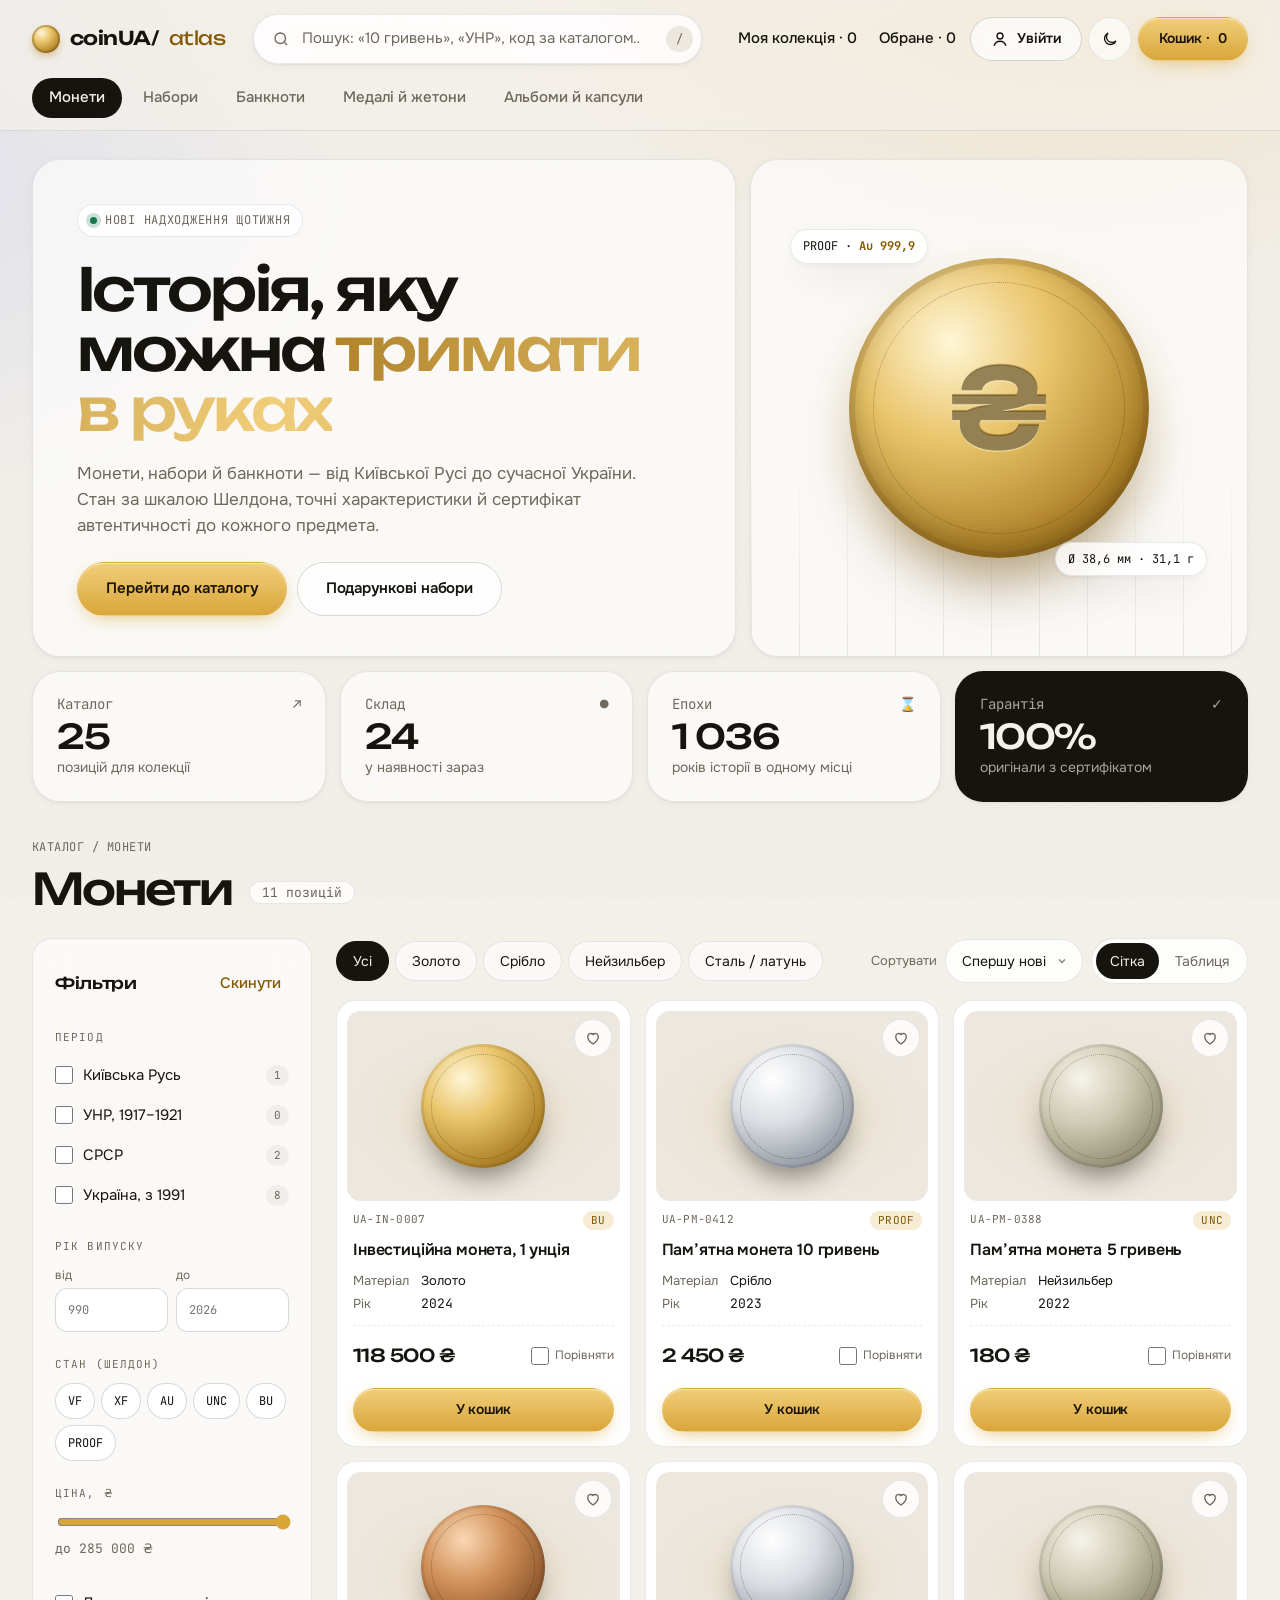
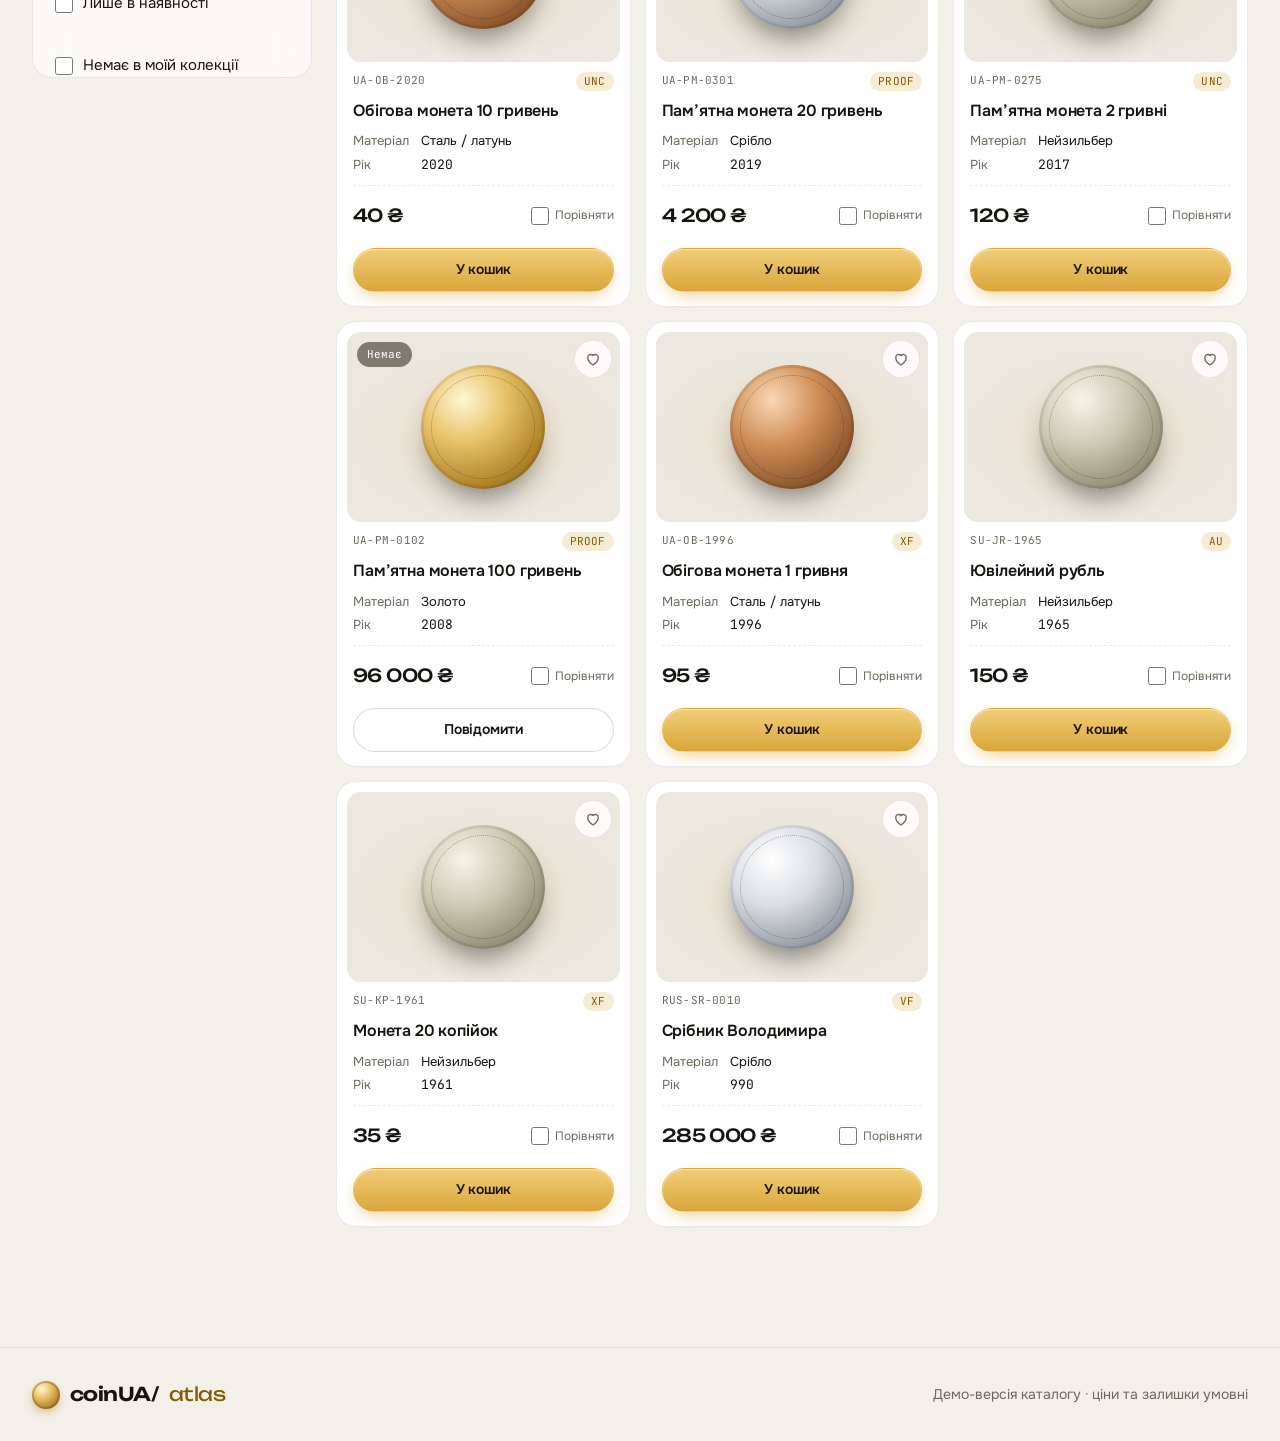
<file: index.html>
<!doctype html>
<html lang="uk">
<head>
  <meta charset="utf-8">
  <meta name="viewport" content="width=device-width, initial-scale=1">
  <title>CoinUA — каталог монет, наборів і банкнот</title>
  <meta name="description" content="Інтернет-магазин монет, наборів монет і банкнот з детальним каталогом, фільтрами та порівнянням.">
  <link rel="preconnect" href="https://fonts.googleapis.com">
  <link rel="preconnect" href="https://fonts.gstatic.com" crossorigin>
  <link href="https://fonts.googleapis.com/css2?family=Unbounded:wght@400;500;600&family=Onest:wght@400;500;600;700&family=JetBrains+Mono:wght@400;500&display=swap" rel="stylesheet">
  <meta name="theme-color" content="#F3F0EA" media="(prefers-color-scheme: light)">
  <meta name="theme-color" content="#0D0C0A" media="(prefers-color-scheme: dark)">
  <script>
    (function () {
      var t; try { t = localStorage.getItem('coinua:theme'); } catch (e) {}
      if (!t) t = matchMedia('(prefers-color-scheme: dark)').matches ? 'dark' : 'light';
      document.documentElement.dataset.theme = t;
    })();
  </script>
  <link rel="stylesheet" href="css/styles.css">
</head>
<body>
  <a class="skip-link" href="#results">Перейти до каталогу</a>

  <header class="site-header">
    <div class="container header-top">
      <a href="./" class="logo">coinUA/<span>atlas</span></a>

      <label class="search">
        <svg width="18" height="18" viewBox="0 0 24 24" fill="none" stroke="currentColor" stroke-width="1.8" aria-hidden="true"><circle cx="11" cy="11" r="7"/><path d="M20 20l-3.5-3.5"/></svg>
        <span class="sr-only">Пошук у каталозі</span>
        <input id="search" type="search" placeholder="Пошук: «10 гривень», «УНР», код за каталогом…" autocomplete="off">
        <kbd aria-hidden="true">/</kbd>
      </label>

      <nav class="account" aria-label="Акаунт">
        <button type="button" class="link-btn" id="collectionBtn" aria-pressed="false">Моя колекція · <span data-count="collection">0</span></button>
        <button type="button" class="link-btn" id="favBtn" aria-pressed="false">Обране · <span data-count="fav">0</span></button>
        <span data-auth-slot class="auth-slot"></span>
        <button type="button" class="icon-btn theme-toggle" data-theme-toggle aria-label="Темна тема" aria-pressed="false">
          <svg class="i-moon" width="18" height="18" viewBox="0 0 24 24" fill="none" stroke="currentColor" stroke-width="1.8" aria-hidden="true"><path d="M20 14.5A8 8 0 1 1 9.5 4a6.5 6.5 0 0 0 10.5 10.5z"/></svg>
          <svg class="i-sun" width="18" height="18" viewBox="0 0 24 24" fill="none" stroke="currentColor" stroke-width="1.8" aria-hidden="true"><circle cx="12" cy="12" r="4"/><path d="M12 2v2M12 20v2M4.9 4.9l1.4 1.4M17.7 17.7l1.4 1.4M2 12h2M20 12h2M4.9 19.1l1.4-1.4M17.7 6.3l1.4-1.4"/></svg>
        </button>
        <button type="button" class="btn btn-primary" id="cartBtn">Кошик · <span data-count="cart">0</span></button>
      </nav>
    </div>
    <div class="container">
      <nav class="tabs" aria-label="Категорії" id="tabs"></nav>
    </div>
  </header>

  <section class="container hero" aria-labelledby="heroTitle">
    <div class="bento hero-main">
      <p class="eyebrow"><i aria-hidden="true"></i> Нові надходження щотижня</p>
      <h2 class="display" id="heroTitle">Історія, яку можна <em>тримати в руках</em></h2>
      <p class="lead">Монети, набори й банкноти — від Київської Русі до сучасної України. Стан за шкалою Шелдона, точні характеристики й сертифікат автентичності до кожного предмета.</p>
      <div class="hero-cta">
        <a class="btn btn-primary btn-lg" href="#catalog">Перейти до каталогу</a>
        <button type="button" class="btn btn-outline btn-lg" data-goto-cat="sets">Подарункові набори</button>
      </div>
    </div>
    <div class="bento hero-coin" aria-hidden="true">
      <div class="coin3d"><div class="coin gold"></div></div>
      <span class="hero-tag t1">PROOF · <b>Au 999,9</b></span>
      <span class="hero-tag t2">Ø 38,6 мм · 31,1 г</span>
    </div>
    <div class="bento stat s1"><span class="stat-ico"><span>Каталог</span><span>↗</span></span><b data-stat="items">—</b><span>позицій для колекції</span></div>
    <div class="bento stat s2"><span class="stat-ico"><span>Склад</span><span>●</span></span><b data-stat="inStock">—</b><span>у наявності зараз</span></div>
    <div class="bento stat s3"><span class="stat-ico"><span>Епохи</span><span>⌛</span></span><b data-stat="years">—</b><span>років історії в одному місці</span></div>
    <div class="bento stat s4"><span class="stat-ico"><span>Гарантія</span><span>✓</span></span><b>100%</b><span>оригінали з сертифікатом</span></div>
  </section>

  <main class="container page" id="catalog">
    <div class="crumbs" id="crumbs">Каталог / Монети</div>
    <div class="page-head">
      <h1><span id="pageTitle">Монети</span> <span class="count" id="resultCount"></span></h1>
      <button type="button" class="btn btn-outline filters-toggle" id="filtersToggle" aria-expanded="false" aria-controls="filters">Фільтри</button>
    </div>

    <div class="layout">
      <aside class="filters" id="filters" aria-label="Фільтри">
        <div class="filters-head">
          <b>Фільтри</b>
          <button type="button" class="link-btn accent" id="resetFilters">Скинути</button>
        </div>

        <fieldset>
          <legend>Період</legend>
          <div id="periodList" class="check-list"></div>
        </fieldset>

        <fieldset>
          <legend>Рік випуску</legend>
          <div class="range-pair">
            <label>від<input type="number" id="yearFrom" inputmode="numeric" placeholder="990"></label>
            <label>до<input type="number" id="yearTo" inputmode="numeric" placeholder="2026"></label>
          </div>
        </fieldset>

        <fieldset>
          <legend>Стан (Шелдон)</legend>
          <div id="gradeList" class="pill-list"></div>
        </fieldset>

        <fieldset>
          <legend>Ціна, ₴</legend>
          <input type="range" id="priceMax" aria-describedby="priceOut">
          <output id="priceOut" class="mono small"></output>
        </fieldset>

        <label class="check"><input type="checkbox" id="inStock"> Лише в наявності</label>
        <label class="check"><input type="checkbox" id="notOwned"> Немає в моїй колекції</label>
      </aside>

      <section class="results" id="results" aria-live="polite">
        <div class="toolbar">
          <div role="group" aria-label="Матеріал" class="chips" id="metalChips"></div>
          <div class="toolbar-right">
            <label class="sort">Сортувати
              <select id="sort">
                <option value="new">Спершу нові</option>
                <option value="price-asc">Ціна ↑</option>
                <option value="price-desc">Ціна ↓</option>
                <option value="year-asc">Рік: старіші</option>
                <option value="year-desc">Рік: новіші</option>
                <option value="name">За назвою</option>
              </select>
            </label>
            <div role="group" aria-label="Вигляд" class="segmented">
              <button type="button" data-view="grid" aria-pressed="true">Сітка</button>
              <button type="button" data-view="table" aria-pressed="false">Таблиця</button>
            </div>
          </div>
        </div>

        <div id="activeFilters" class="active-filters"></div>
        <div id="grid" class="grid"></div>
        <div id="tableWrap" class="table-wrap" hidden>
          <table class="table">
            <thead>
              <tr><th></th><th>Код</th><th>Назва</th><th>Матеріал</th><th>Рік</th><th>Стан</th><th>Ціна</th><th></th></tr>
            </thead>
            <tbody id="tableBody"></tbody>
          </table>
        </div>
        <div id="empty" class="empty" hidden>
          <p><b>Нічого не знайдено.</b> Спробуйте змінити або скинути фільтри.</p>
          <button type="button" class="btn btn-outline" data-action="reset">Скинути фільтри</button>
        </div>
      </section>
    </div>
  </main>

  <div class="compare-bar" id="compareBar" hidden>
    <div class="container compare-inner">
      <span>Обрано для порівняння: <b class="mono" id="compareCount">0</b> з 4</span>
      <div class="compare-actions">
        <button type="button" class="btn btn-ghost-dark" id="compareClear">Очистити</button>
        <button type="button" class="btn btn-light" id="compareOpen">Порівняти</button>
      </div>
    </div>
  </div>

  <footer class="site-footer">
    <div class="container footer-inner">
      <span class="logo">coinUA/<span>atlas</span></span>
      <span>Демо-версія каталогу · ціни та залишки умовні</span>
    </div>
  </footer>

  <!-- Картка товару -->
  <dialog id="productDialog" class="dialog" aria-labelledby="pdTitle">
    <div class="dialog-body" id="productBody"></div>
  </dialog>

  <!-- Порівняння -->
  <dialog id="compareDialog" class="dialog dialog-wide" aria-labelledby="cmpTitle">
    <div class="dialog-body">
      <div class="dialog-head">
        <h2 id="cmpTitle">Порівняння</h2>
        <button type="button" class="icon-btn" data-close aria-label="Закрити">✕</button>
      </div>
      <div class="table-wrap" id="compareTable"></div>
    </div>
  </dialog>

  <!-- Кошик -->
  <div class="drawer-backdrop" id="drawerBackdrop" hidden></div>
  <aside class="drawer" id="cartDrawer" aria-label="Кошик" aria-hidden="true">
    <div class="drawer-head">
      <h2 id="drawerTitle">Кошик</h2>
      <button type="button" class="icon-btn" id="cartClose" aria-label="Закрити кошик">✕</button>
    </div>
    <div class="drawer-content" id="cartContent"></div>
  </aside>

  <div class="toast" id="toast" role="status" aria-live="polite" hidden></div>

  <script src="js/data.js"></script>
  <script src="js/config.js"></script>
  <script src="js/auth.js"></script>
  <script src="js/ui.js"></script>
  <script src="js/app.js"></script>
</body>
</html>
</file>
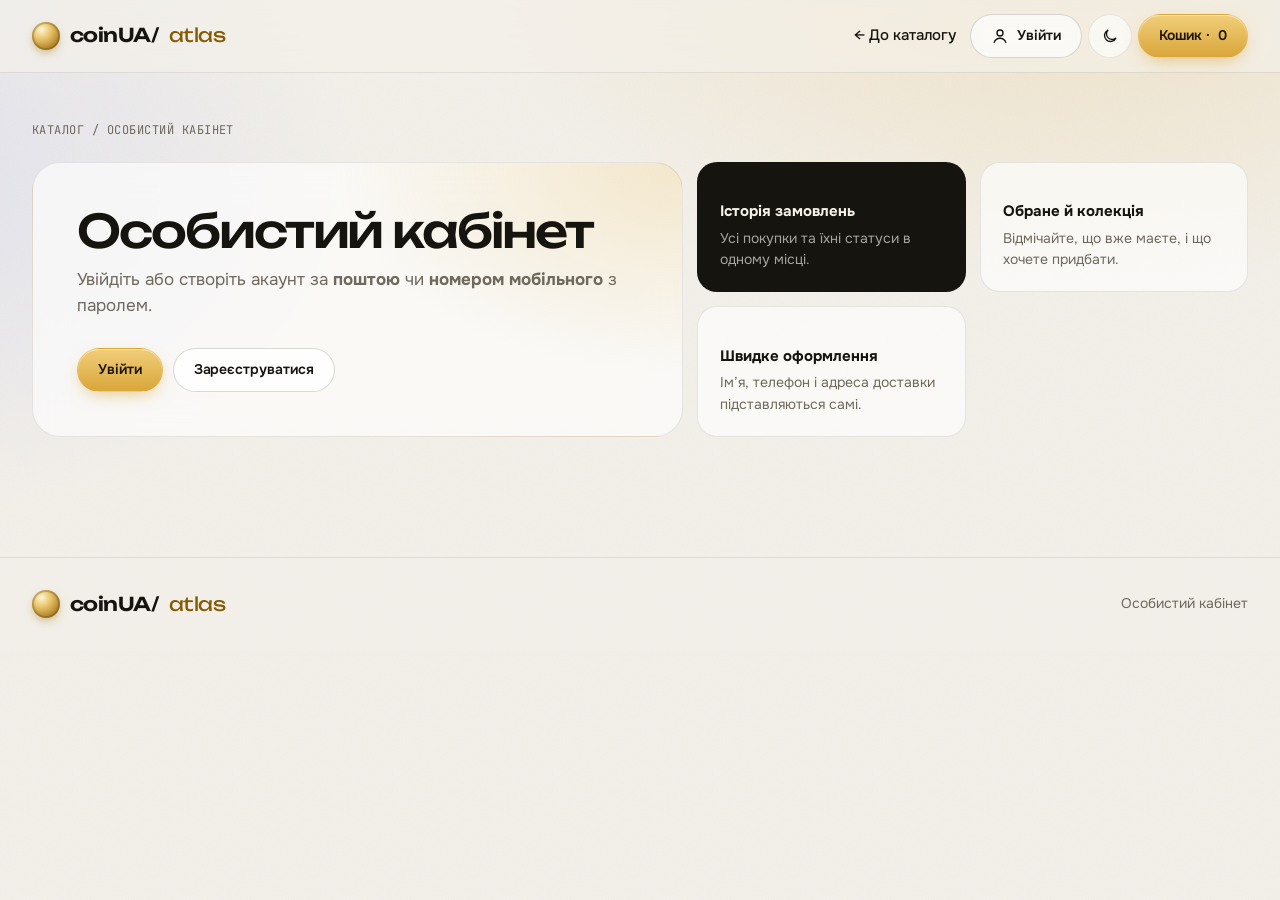
<file: account.html>
<!doctype html>
<html lang="uk">
<head>
  <meta charset="utf-8">
  <meta name="viewport" content="width=device-width, initial-scale=1">
  <title>Особистий кабінет — CoinUA</title>
  <meta name="robots" content="noindex">
  <link rel="preconnect" href="https://fonts.googleapis.com">
  <link rel="preconnect" href="https://fonts.gstatic.com" crossorigin>
  <link href="https://fonts.googleapis.com/css2?family=Unbounded:wght@400;500;600&family=Onest:wght@400;500;600;700&family=JetBrains+Mono:wght@400;500&display=swap" rel="stylesheet">
  <meta name="theme-color" content="#F3F0EA" media="(prefers-color-scheme: light)">
  <meta name="theme-color" content="#0D0C0A" media="(prefers-color-scheme: dark)">
  <script>
    (function () {
      var t; try { t = localStorage.getItem('coinua:theme'); } catch (e) {}
      if (!t) t = matchMedia('(prefers-color-scheme: dark)').matches ? 'dark' : 'light';
      document.documentElement.dataset.theme = t;
    })();
  </script>
  <link rel="stylesheet" href="css/styles.css">
</head>
<body>
  <a class="skip-link" href="#account">Перейти до вмісту</a>

  <header class="site-header">
    <div class="container header-top">
      <a href="./" class="logo">coinUA/<span>atlas</span></a>
      <nav class="account account-nav-top" aria-label="Навігація">
        <a href="./" class="link-btn" style="display:inline-flex;align-items:center;text-decoration:none">← До каталогу</a>
        <span data-auth-slot class="auth-slot"></span>
        <button type="button" class="icon-btn theme-toggle" data-theme-toggle aria-label="Темна тема" aria-pressed="false">
          <svg class="i-moon" width="18" height="18" viewBox="0 0 24 24" fill="none" stroke="currentColor" stroke-width="1.8" aria-hidden="true"><path d="M20 14.5A8 8 0 1 1 9.5 4a6.5 6.5 0 0 0 10.5 10.5z"/></svg>
          <svg class="i-sun" width="18" height="18" viewBox="0 0 24 24" fill="none" stroke="currentColor" stroke-width="1.8" aria-hidden="true"><circle cx="12" cy="12" r="4"/><path d="M12 2v2M12 20v2M4.9 4.9l1.4 1.4M17.7 17.7l1.4 1.4M2 12h2M20 12h2M4.9 19.1l1.4-1.4M17.7 6.3l1.4-1.4"/></svg>
        </button>
        <a href="./#cart" class="btn btn-primary">Кошик · <span id="cartCount">0</span></a>
      </nav>
    </div>
  </header>

  <main class="container page" id="account">
    <p class="crumbs">Каталог / Особистий кабінет</p>
    <div id="accountRoot" aria-live="polite">
      <p style="color:var(--muted)">Завантаження…</p>
    </div>
  </main>

  <footer class="site-footer">
    <div class="container footer-inner">
      <span class="logo">coinUA/<span>atlas</span></span>
      <span>Особистий кабінет</span>
    </div>
  </footer>

  <div class="toast" id="toast" role="status" aria-live="polite" hidden></div>

  <script src="js/data.js"></script>
  <script src="js/config.js"></script>
  <script src="js/auth.js"></script>
  <script src="js/ui.js"></script>
  <script src="js/account.js"></script>
</body>
</html>
</file>
<file: css/styles.css>
/* =========================================================
   CoinUA — дизайн 2026
   Теплі нейтральні тони + золото, світла й темна тема,
   «скляні» поверхні, bento-сітка, виразна типографіка.
   ========================================================= */

:root {
  color-scheme: light;
  --bg: #F3F0EA;
  --bg-glow-1: rgba(226, 185, 92, .28);
  --bg-glow-2: rgba(120, 140, 255, .14);
  --surface: #FFFFFF;
  --surface-2: #ECE8E0;
  --glass: rgba(255, 255, 255, .62);
  --glass-strong: rgba(255, 255, 255, .82);
  --ink: #16140F;
  --muted: #6E685D;
  --line: rgba(22, 20, 15, .09);
  --line-soft: rgba(22, 20, 15, .05);
  --field: rgba(22, 20, 15, .16);
  --accent: #D9A63A;
  --accent-2: #F1CE7A;
  --accent-ink: #855A00;
  --accent-dark: #6A4700;
  --accent-soft: #F6ECD4;
  --on-accent: #1C1405;
  --invert-bg: #16140F;
  --invert-ink: #F6F2EA;
  --danger: #C2361F;
  --ok: #18794E;
  --diff: #FBF1D9;
  --shadow-sm: 0 1px 2px rgba(22, 20, 15, .06), 0 2px 8px rgba(22, 20, 15, .04);
  --shadow-md: 0 2px 6px rgba(22, 20, 15, .05), 0 18px 40px -12px rgba(22, 20, 15, .16);
  --shadow-lg: 0 30px 80px -20px rgba(22, 20, 15, .35);
  --radius-sm: 10px;
  --radius: 20px;
  --radius-lg: 28px;
  --ease: cubic-bezier(.2, .8, .2, 1);
  --display: 'Unbounded', 'Onest', system-ui, sans-serif;
  --sans: 'Onest', system-ui, -apple-system, 'Segoe UI', sans-serif;
  --mono: 'JetBrains Mono', ui-monospace, Menlo, Consolas, monospace;

  --gold: radial-gradient(circle at 34% 28%, #FFF6D6 0%, #E9C46A 34%, #B0832A 72%, #6E4F12 100%);
  --silver: radial-gradient(circle at 34% 28%, #FFFFFF 0%, #DADDE2 38%, #959BA4 76%, #5D636B 100%);
  --cuni: radial-gradient(circle at 34% 28%, #F6F4EA 0%, #CFCAB3 38%, #948F76 76%, #5E5A47 100%);
  --steel: radial-gradient(circle at 34% 28%, #FAD8B4 0%, #CF8E56 38%, #8A552C 76%, #55311A 100%);
}

:root[data-theme="dark"] {
  color-scheme: dark;
  --bg: #0D0C0A;
  --bg-glow-1: rgba(226, 185, 92, .16);
  --bg-glow-2: rgba(90, 110, 255, .12);
  --surface: #171612;
  --surface-2: #211F1A;
  --glass: rgba(23, 22, 18, .6);
  --glass-strong: rgba(28, 26, 22, .86);
  --ink: #F3EFE6;
  --muted: #A49E91;
  --line: rgba(243, 239, 230, .09);
  --line-soft: rgba(243, 239, 230, .05);
  --field: rgba(243, 239, 230, .16);
  --accent: #E2B95C;
  --accent-2: #F4D88F;
  --accent-ink: #EFC872;
  --accent-dark: #F7DB98;
  --accent-soft: rgba(226, 185, 92, .13);
  --on-accent: #1A1305;
  --invert-bg: #F3EFE6;
  --invert-ink: #16140F;
  --danger: #FF7A63;
  --ok: #5FD39B;
  --diff: rgba(226, 185, 92, .1);
  --shadow-sm: 0 1px 2px rgba(0, 0, 0, .4);
  --shadow-md: 0 2px 6px rgba(0, 0, 0, .3), 0 18px 40px -12px rgba(0, 0, 0, .6);
  --shadow-lg: 0 30px 80px -20px rgba(0, 0, 0, .8);
}

*, *::before, *::after { box-sizing: border-box; }
[hidden] { display: none !important; }
html { scroll-behavior: smooth; scroll-padding-top: 150px; }
body {
  margin: 0;
  min-height: 100vh;
  background:
    radial-gradient(900px 520px at 85% -8%, var(--bg-glow-1), transparent 70%),
    radial-gradient(700px 480px at -10% 20%, var(--bg-glow-2), transparent 70%),
    var(--bg);
  background-attachment: fixed;
  color: var(--ink);
  font-family: var(--sans);
  font-size: 15px;
  line-height: 1.55;
  -webkit-font-smoothing: antialiased;
  transition: background-color .4s var(--ease), color .4s var(--ease);
}
/* Легке «зерно» поверх фону */
body::before {
  content: ''; position: fixed; inset: 0; z-index: -1; pointer-events: none; opacity: .05;
  background-image: url("data:image/svg+xml,%3Csvg xmlns='http://www.w3.org/2000/svg' width='160' height='160'%3E%3Cfilter id='n'%3E%3CfeTurbulence type='fractalNoise' baseFrequency='.9' numOctaves='3' stitchTiles='stitch'/%3E%3C/filter%3E%3Crect width='100%25' height='100%25' filter='url(%23n)'/%3E%3C/svg%3E");
}
::selection { background: var(--accent); color: var(--on-accent); }
button, input, select { font: inherit; color: inherit; }
button { cursor: pointer; }
a { color: var(--accent-ink); text-underline-offset: 3px; }
a:hover { color: var(--accent-dark); }
:focus-visible { outline: 2px solid var(--accent); outline-offset: 3px; border-radius: 6px; }

.sr-only { position: absolute; width: 1px; height: 1px; overflow: hidden; clip: rect(0 0 0 0); white-space: nowrap; }
.skip-link { position: absolute; left: -9999px; top: 8px; background: var(--invert-bg); color: var(--invert-ink); padding: 10px 14px; border-radius: 999px; z-index: 100; }
.skip-link:focus { left: 8px; }
.mono { font-family: var(--mono); }
.small { font-size: 13px; color: var(--muted); }

.container { max-width: 1400px; margin: 0 auto; padding-inline: 32px; }

/* ---------- Кнопки ---------- */
.btn {
  position: relative; display: inline-flex; align-items: center; justify-content: center; gap: 8px;
  min-height: 44px; padding: 0 20px; border-radius: 999px; border: 1px solid transparent;
  font-weight: 600; font-size: 14px; letter-spacing: -.005em; text-decoration: none; white-space: nowrap;
  transition: background .2s var(--ease), border-color .2s var(--ease), color .2s var(--ease), transform .2s var(--ease), box-shadow .2s var(--ease);
}
.btn:active { transform: scale(.97); }
.btn-primary {
  background: linear-gradient(180deg, var(--accent-2), var(--accent));
  color: var(--on-accent);
  box-shadow: inset 0 1px 0 rgba(255, 255, 255, .45), 0 6px 18px -6px rgba(217, 166, 58, .7);
}
.btn-primary:hover { color: var(--on-accent); box-shadow: inset 0 1px 0 rgba(255, 255, 255, .5), 0 10px 26px -6px rgba(217, 166, 58, .85); transform: translateY(-1px); }
.btn-primary:disabled { background: var(--surface-2); color: var(--muted); box-shadow: none; cursor: not-allowed; transform: none; }
.btn-outline { background: var(--glass); border-color: var(--field); color: var(--ink); backdrop-filter: blur(8px); }
.btn-outline:hover { border-color: var(--ink); color: var(--ink); }
.btn-outline[aria-pressed="true"] { border-color: var(--accent); color: var(--accent-ink); background: var(--accent-soft); }
.btn-light { background: var(--invert-ink); color: var(--invert-bg); }
.btn-light:hover { color: var(--invert-bg); transform: translateY(-1px); }
.btn-ghost-dark { background: none; color: var(--invert-ink); border-color: color-mix(in srgb, var(--invert-ink) 30%, transparent); }
.btn-ghost-dark:hover { border-color: var(--invert-ink); }
.btn-lg { min-height: 54px; padding: 0 28px; font-size: 15px; }
.btn-block { width: 100%; }
.link-btn { background: none; border: 0; padding: 0 8px; min-height: 44px; font-weight: 500; color: var(--ink); border-radius: 999px; transition: color .2s, background .2s; }
.link-btn:hover { color: var(--accent-ink); }
.link-btn[aria-pressed="true"] { color: var(--accent-ink); background: var(--accent-soft); }
.link-btn.accent { color: var(--accent-ink); }
.icon-btn {
  width: 44px; height: 44px; border-radius: 999px; border: 1px solid var(--line); background: var(--glass);
  display: inline-flex; align-items: center; justify-content: center; font-size: 15px; color: var(--ink);
  transition: border-color .2s, transform .2s var(--ease), background .2s;
}
.icon-btn:hover { border-color: var(--ink); }
.icon-btn:active { transform: scale(.94); }

/* Перемикач теми */
.theme-toggle svg { transition: transform .5s var(--ease); }
.theme-toggle:hover svg { transform: rotate(40deg); }
.theme-toggle .i-sun { display: none; }
:root[data-theme="dark"] .theme-toggle .i-sun { display: block; }
:root[data-theme="dark"] .theme-toggle .i-moon { display: none; }

/* ---------- Шапка ---------- */
.site-header {
  position: sticky; top: 0; z-index: 20;
  background: color-mix(in srgb, var(--bg) 72%, transparent);
  backdrop-filter: blur(22px) saturate(1.5);
  -webkit-backdrop-filter: blur(22px) saturate(1.5);
  border-bottom: 1px solid var(--line);
}
.header-top { display: flex; flex-wrap: wrap; align-items: center; gap: 12px 28px; padding-block: 14px; }
.logo {
  display: inline-flex; align-items: center; gap: 10px;
  font-family: var(--display); font-weight: 600; font-size: 19px; letter-spacing: -.03em; color: var(--ink); text-decoration: none;
}
.logo::before {
  content: ''; width: 28px; height: 28px; border-radius: 50%; flex: 0 0 auto;
  background: var(--gold); box-shadow: inset 0 0 0 2px rgba(110, 79, 18, .35), 0 4px 10px -2px rgba(176, 131, 42, .6);
}
.logo span { color: var(--accent-ink); font-weight: 400; }
.logo:hover { color: var(--ink); }
.search {
  flex: 1 1 420px; display: flex; align-items: center; gap: 10px; height: 50px; padding: 0 8px 0 18px;
  border: 1px solid var(--line); border-radius: 999px; background: var(--glass-strong); color: var(--muted);
  box-shadow: var(--shadow-sm); transition: border-color .2s, box-shadow .2s;
}
.search:focus-within { border-color: var(--accent); box-shadow: 0 0 0 4px var(--accent-soft), var(--shadow-sm); color: var(--ink); }
.search input { flex: 1; min-width: 0; border: 0; outline: none; background: none; color: var(--ink); }
.search input::placeholder { color: var(--muted); }
.search kbd { font-family: var(--mono); font-size: 12px; color: var(--muted); background: var(--surface-2); border-radius: 999px; padding: 4px 10px; }
.account { display: flex; align-items: center; gap: 6px; }
.tabs { display: flex; gap: 4px; overflow-x: auto; scrollbar-width: none; padding-bottom: 12px; }
.tabs::-webkit-scrollbar { display: none; }
.tab {
  background: none; border: 1px solid transparent; border-radius: 999px; padding: 0 16px; min-height: 40px;
  color: var(--muted); font-weight: 500; white-space: nowrap; transition: color .2s, background .2s, border-color .2s;
}
.tab:hover { color: var(--ink); background: var(--line-soft); }
.tab[aria-current="page"] { color: var(--invert-ink); background: var(--invert-bg); }

/* ---------- Hero (bento) ---------- */
.hero {
  display: grid; gap: 14px; padding-top: 28px;
  grid-template-columns: repeat(12, 1fr);
  grid-template-areas:
    "main main main main main main main coin coin coin coin coin"
    "main main main main main main main coin coin coin coin coin"
    "s1   s1   s1   s2   s2   s2   s3   s3   s3   s4   s4   s4";
}
.bento {
  position: relative; overflow: hidden; border-radius: var(--radius-lg);
  background: var(--glass); border: 1px solid var(--line);
  backdrop-filter: blur(16px); -webkit-backdrop-filter: blur(16px);
  box-shadow: var(--shadow-sm);
}
.hero-main { grid-area: main; padding: 44px 44px 40px; display: flex; flex-direction: column; gap: 22px; justify-content: flex-end; min-height: 420px; }
.eyebrow {
  display: inline-flex; align-items: center; gap: 8px; align-self: flex-start; margin: 0;
  font-family: var(--mono); font-size: 12px; letter-spacing: .06em; text-transform: uppercase; color: var(--muted);
  padding: 6px 12px; border-radius: 999px; border: 1px solid var(--line); background: var(--glass-strong);
}
.eyebrow i { width: 7px; height: 7px; border-radius: 50%; background: var(--ok); box-shadow: 0 0 0 4px color-mix(in srgb, var(--ok) 22%, transparent); animation: pulse 2.4s infinite; }
@keyframes pulse { 50% { box-shadow: 0 0 0 8px transparent; } }
.display {
  margin: auto 0 0; font-family: var(--display); font-weight: 500;
  font-size: clamp(34px, 4.6vw, 68px); line-height: 1.02; letter-spacing: -.045em; text-wrap: balance;
}
.display em {
  font-style: normal;
  background: linear-gradient(100deg, #B0832A, var(--accent-2) 45%, #B0832A 90%);
  background-size: 200% 100%;
  -webkit-background-clip: text; background-clip: text; color: transparent;
  animation: shine 6s linear infinite;
}
@keyframes shine { to { background-position: -200% 0; } }
.lead { margin: 0; max-width: 54ch; font-size: 17px; color: var(--muted); text-wrap: pretty; }
.hero-cta { display: flex; flex-wrap: wrap; gap: 10px; }

.hero-coin {
  grid-area: coin; min-height: 420px; display: grid; place-items: center; perspective: 1000px;
  background:
    radial-gradient(closest-side at 50% 52%, rgba(226, 185, 92, .38), transparent 75%),
    var(--glass);
}
.hero-coin::after {
  content: ''; position: absolute; inset: auto 0 0; height: 40%;
  background: repeating-linear-gradient(90deg, var(--line) 0 1px, transparent 1px 48px);
  mask-image: linear-gradient(transparent, #000); -webkit-mask-image: linear-gradient(transparent, #000);
}
.coin3d { position: relative; z-index: 1; transform-style: preserve-3d; transition: transform .3s var(--ease); animation: float 7s ease-in-out infinite; }
.coin3d .coin { width: min(300px, 26vw); height: min(300px, 26vw); box-shadow: 0 40px 60px -20px rgba(110, 79, 18, .55), inset 0 0 0 6px rgba(110, 79, 18, .18), inset 0 -10px 30px rgba(60, 40, 0, .35); }
.coin3d .coin::before {
  content: '₴'; position: absolute; font-family: var(--display); font-weight: 600; font-size: min(110px, 9vw);
  color: rgba(80, 56, 8, .55); text-shadow: 0 1px 0 rgba(255, 246, 214, .7), 0 -1px 0 rgba(60, 40, 0, .35);
}
.hero-tag {
  position: absolute; z-index: 2; font-family: var(--mono); font-size: 12px; padding: 7px 12px; border-radius: 999px;
  background: var(--glass-strong); border: 1px solid var(--line); box-shadow: var(--shadow-md); backdrop-filter: blur(10px);
}
.hero-tag.t1 { top: 14%; left: 8%; }
.hero-tag.t2 { bottom: 16%; right: 8%; }
.hero-tag b { color: var(--accent-ink); }
@keyframes float { 50% { translate: 0 -12px; } }

.stat { padding: 22px 24px; display: flex; flex-direction: column; gap: 4px; min-height: 130px; justify-content: space-between; }
.s1 { grid-area: s1; }
.s2 { grid-area: s2; }
.s3 { grid-area: s3; }
.stat.s4 { grid-area: s4; background: var(--invert-bg); color: var(--invert-ink); border-color: transparent; }
.stat b { font-family: var(--display); font-weight: 500; font-size: 34px; letter-spacing: -.04em; line-height: 1; }
.stat span { color: var(--muted); font-size: 14px; }
.stat.s4 span { color: color-mix(in srgb, var(--invert-ink) 65%, transparent); }
.stat .stat-ico { font-family: var(--mono); font-size: 12px; color: var(--muted); display: flex; justify-content: space-between; }

/* ---------- Сторінка ---------- */
.page { padding-top: 36px; padding-bottom: 120px; }
.crumbs { font-family: var(--mono); font-size: 12px; letter-spacing: .04em; text-transform: uppercase; color: var(--muted); margin-bottom: 10px; }
.page-head { display: flex; align-items: flex-end; justify-content: space-between; gap: 16px; margin-bottom: 26px; }
.page-head h1 { margin: 0; font-family: var(--display); font-size: clamp(30px, 3.4vw, 48px); font-weight: 500; letter-spacing: -.045em; line-height: 1.05; }
.page-head .count {
  display: inline-block; vertical-align: middle; margin-left: 8px; padding: 4px 12px; border-radius: 999px;
  font-family: var(--mono); font-weight: 400; font-size: 13px; letter-spacing: 0; color: var(--muted);
  background: var(--glass-strong); border: 1px solid var(--line); white-space: nowrap;
}
.filters-toggle { display: none; }

.layout { display: flex; gap: 24px; align-items: flex-start; }

/* ---------- Фільтри ---------- */
.filters {
  flex: 0 0 280px; position: sticky; top: 140px;
  max-height: calc(100vh - 160px); overflow-y: auto; scrollbar-width: thin;
  background: var(--glass); border: 1px solid var(--line); border-radius: var(--radius);
  backdrop-filter: blur(16px); -webkit-backdrop-filter: blur(16px);
  padding: 22px; display: flex; flex-direction: column; gap: 24px;
}
.filters-head { display: flex; justify-content: space-between; align-items: center; }
.filters-head b { font-family: var(--display); font-weight: 500; font-size: 16px; letter-spacing: -.02em; }
fieldset { border: 0; padding: 0; margin: 0; min-width: 0; }
legend { font-family: var(--mono); font-size: 11px; text-transform: uppercase; letter-spacing: .1em; color: var(--muted); margin-bottom: 10px; padding: 0; }
.check-list { display: flex; flex-direction: column; gap: 2px; }
.check { display: flex; align-items: center; gap: 10px; min-height: 38px; cursor: pointer; border-radius: 10px; }
.check input, .cmp input { width: 18px; height: 18px; accent-color: var(--accent); margin: 0; }
.check .num { margin-left: auto; font-family: var(--mono); font-size: 11px; color: var(--muted); background: var(--line-soft); padding: 2px 8px; border-radius: 999px; }
.range-pair { display: flex; gap: 8px; }
.range-pair label { flex: 1; font-size: 12px; color: var(--muted); display: flex; flex-direction: column; gap: 4px; }
.range-pair input { width: 100%; height: 44px; border: 1px solid var(--field); border-radius: 12px; padding: 0 12px; font-family: var(--mono); background: var(--surface); color: var(--ink); }
.range-pair input:focus { outline: none; border-color: var(--accent); box-shadow: 0 0 0 4px var(--accent-soft); }
.pill-list { display: flex; flex-wrap: wrap; gap: 6px; }
.pill {
  min-height: 36px; padding: 0 12px; border-radius: 999px; border: 1px solid var(--field); background: var(--surface);
  font-family: var(--mono); font-size: 12px; transition: all .2s var(--ease);
}
.pill:hover { border-color: var(--ink); }
.pill[aria-pressed="true"] { border-color: var(--accent); background: var(--accent-soft); color: var(--accent-ink); }
input[type="range"] { width: 100%; accent-color: var(--accent); }

/* ---------- Результати ---------- */
.results { flex: 1 1 auto; min-width: 0; display: flex; flex-direction: column; gap: 16px; }
.toolbar { display: flex; flex-wrap: wrap; justify-content: space-between; gap: 12px; align-items: center; }
.toolbar-right { display: flex; gap: 8px; align-items: center; flex-wrap: wrap; }
.chips { display: flex; flex-wrap: wrap; gap: 6px; }
.chip {
  min-height: 40px; padding: 0 16px; border-radius: 999px; background: var(--glass); border: 1px solid var(--line);
  font-size: 14px; transition: all .2s var(--ease);
}
.chip:hover { border-color: var(--ink); }
.chip[aria-pressed="true"] { background: var(--invert-bg); color: var(--invert-ink); border-color: var(--invert-bg); }
.sort { font-size: 13px; color: var(--muted); display: flex; align-items: center; gap: 8px; }
.sort select {
  height: 44px; border: 1px solid var(--line); border-radius: 999px; padding: 0 36px 0 16px; background: var(--glass-strong); color: var(--ink); font-size: 14px;
  appearance: none; -webkit-appearance: none;
  background-image: url("data:image/svg+xml,%3Csvg xmlns='http://www.w3.org/2000/svg' width='12' height='12' viewBox='0 0 24 24' fill='none' stroke='%23857F72' stroke-width='2.5'%3E%3Cpath d='M6 9l6 6 6-6'/%3E%3C/svg%3E");
  background-repeat: no-repeat; background-position: right 14px center;
}
.segmented { display: flex; padding: 4px; gap: 2px; border: 1px solid var(--line); border-radius: 999px; background: var(--glass-strong); }
.segmented button { height: 36px; padding: 0 14px; border: 0; border-radius: 999px; background: none; font-size: 14px; color: var(--muted); transition: all .2s var(--ease); }
.segmented button[aria-pressed="true"] { background: var(--invert-bg); color: var(--invert-ink); }

.active-filters { display: flex; flex-wrap: wrap; gap: 6px; }
.active-filters:empty { display: none; }
.tag { display: inline-flex; align-items: center; gap: 6px; min-height: 32px; padding: 0 6px 0 14px; border-radius: 999px; background: var(--accent-soft); color: var(--accent-ink); border: 1px solid color-mix(in srgb, var(--accent) 30%, transparent); font-size: 13px; }
.tag span { font-size: 15px; line-height: 1; padding: 2px 6px; border-radius: 999px; }
.tag:hover span { background: color-mix(in srgb, var(--accent) 25%, transparent); }

.grid { display: grid; grid-template-columns: repeat(auto-fill, minmax(232px, 1fr)); gap: 14px; }
.card {
  position: relative; background: var(--surface); border: 1px solid var(--line); border-radius: var(--radius);
  padding: 10px 10px 14px; display: flex; flex-direction: column; gap: 10px;
  transition: border-color .3s var(--ease), box-shadow .3s var(--ease), transform .3s var(--ease);
}
.card > :not(.card-media):not(.fav-btn) { margin-inline: 6px; }
.card:hover { border-color: color-mix(in srgb, var(--accent) 45%, var(--line)); box-shadow: var(--shadow-md); transform: translateY(-3px); }
.card-media {
  height: 190px; border-radius: 14px; display: flex; align-items: center; justify-content: center; border: 0; width: 100%; padding: 0; position: relative; overflow: hidden;
  background: radial-gradient(closest-side at 50% 55%, color-mix(in srgb, var(--accent) 16%, transparent), transparent), var(--surface-2);
  perspective: 700px;
}
.card-media > div:first-child { transition: transform .6s var(--ease); }
.card:hover .card-media > .coin { transform: rotateY(22deg) rotateX(6deg) scale(1.05); }
.card:hover .card-media > .note, .card:hover .card-media > .album { transform: rotate(-4deg) scale(1.04); }
.card:hover .card-media > .set { transform: translateY(-4px) scale(1.03); }
.card-media img { width: 100%; height: 100%; object-fit: contain; }
.card-meta { font-family: var(--mono); font-size: 11px; letter-spacing: .02em; color: var(--muted); display: flex; justify-content: space-between; gap: 8px; }
.card-meta span:last-child { color: var(--accent-ink); background: var(--accent-soft); padding: 1px 8px; border-radius: 999px; }
.card h3 { margin: 0; font-size: 16px; font-weight: 600; line-height: 1.3; letter-spacing: -.01em; text-wrap: balance; }
.card h3 button { all: unset; cursor: pointer; }
.card h3 button:hover { color: var(--accent-ink); }
.card h3 button:focus-visible { outline: 2px solid var(--accent); outline-offset: 2px; border-radius: 4px; }
.specs { margin: 0; display: grid; grid-template-columns: auto 1fr; gap: 3px 12px; font-size: 13px; }
.specs dt { color: var(--muted); }
.specs dd { margin: 0; }
.card-foot { margin-top: auto; display: flex; justify-content: space-between; align-items: center; gap: 8px; padding-top: 8px; border-top: 1px dashed var(--line); }
.price { font-family: var(--display); font-weight: 500; font-size: 18px; letter-spacing: -.03em; }
.cmp { display: flex; align-items: center; gap: 6px; font-size: 12px; color: var(--muted); min-height: 44px; cursor: pointer; }
.card-actions { display: flex; gap: 8px; }
.card-actions .btn { flex: 1; }
.fav-btn {
  position: absolute; top: 18px; right: 18px; z-index: 1; width: 38px; height: 38px; border-radius: 50%;
  background: var(--glass-strong); backdrop-filter: blur(8px); border: 1px solid var(--line);
  display: inline-flex; align-items: center; justify-content: center; color: var(--muted); transition: transform .2s var(--ease), color .2s;
}
.fav-btn:hover { transform: scale(1.08); color: var(--danger); }
.fav-btn[aria-pressed="true"] { color: var(--danger); }
.fav-btn[aria-pressed="true"] svg { fill: currentColor; animation: pop .35s var(--ease); }
@keyframes pop { 40% { transform: scale(1.35); } }
.badge { position: absolute; left: 10px; top: 10px; font-family: var(--mono); font-size: 11px; padding: 4px 10px; border-radius: 999px; background: var(--invert-bg); color: var(--invert-ink); }
.badge.out { background: color-mix(in srgb, var(--muted) 85%, transparent); color: #fff; }
.badge.owned { left: auto; right: 10px; top: auto; bottom: 10px; background: var(--accent); color: var(--on-accent); }

/* Поява карток під час прокрутки (сучасні браузери) */
@supports (animation-timeline: view()) {
  @media (prefers-reduced-motion: no-preference) {
    .card, .bento, .acc-benefits li {
      animation: rise linear both;
      animation-timeline: view();
      animation-range: entry 0% entry 35%;
    }
  }
}
@keyframes rise { from { opacity: 0; translate: 0 28px; scale: .97; } }

/* ---------- Умовні зображення предметів ---------- */
.coin { position: relative; width: 124px; height: 124px; border-radius: 50%; box-shadow: 0 18px 28px -10px rgba(0, 0, 0, .45), inset 0 0 0 3px rgba(0, 0, 0, .08); display: flex; align-items: center; justify-content: center; overflow: hidden; }
.coin::after { content: ''; position: absolute; width: 84%; height: 84%; border-radius: 50%; border: 1.5px dotted rgba(30, 24, 10, .35); }
/* відблиск, що пробігає по металу */
.coin.gold { background: var(--gold); }
.coin.silver { background: var(--silver); }
.coin.cuni { background: var(--cuni); }
.coin.steel { background: var(--steel); }
.card-media .coin::before, .coin3d .coin {
  --sheen: linear-gradient(115deg, transparent 35%, rgba(255, 255, 255, .55) 48%, transparent 60%);
}
.card-media .coin::before {
  content: ''; position: absolute; inset: 0; border-radius: 50%; background: var(--sheen); background-size: 250% 100%; background-position: 150% 0;
  transition: background-position .9s var(--ease);
}
.card:hover .card-media .coin::before { background-position: -60% 0; }
.note { width: 184px; height: 92px; border-radius: 6px; box-shadow: 0 18px 28px -10px rgba(0, 0, 0, .4); position: relative;
  background:
    radial-gradient(circle at 78% 50%, rgba(255, 255, 255, .35) 0 14px, transparent 15px),
    repeating-linear-gradient(135deg, hsl(var(--h) 45% 82%) 0 6px, hsl(var(--h) 40% 74%) 6px 12px); }
.note::after { content: ''; position: absolute; inset: 8px; border: 1px solid rgba(0, 0, 0, .18); border-radius: 3px; }
.set { width: 180px; height: 120px; border-radius: 14px; background: linear-gradient(160deg, #2A2620, #12100C); display: grid; grid-template-columns: repeat(3, 36px); gap: 10px; align-content: center; justify-content: center; box-shadow: 0 18px 28px -10px rgba(0, 0, 0, .5), inset 0 1px 0 rgba(255, 255, 255, .08); }
.set i { width: 36px; height: 36px; border-radius: 50%; box-shadow: 0 4px 8px rgba(0, 0, 0, .5); }
.set i:nth-child(3n+1) { background: var(--silver); }
.set i:nth-child(3n+2) { background: var(--steel); }
.set i:nth-child(3n) { background: var(--gold); }
.album { width: 120px; height: 140px; border-radius: 6px 14px 14px 6px; background: linear-gradient(150deg, #2A3A60, #141D33); box-shadow: 0 18px 28px -10px rgba(0, 0, 0, .5); position: relative; }
.album::before { content: ''; position: absolute; left: 10px; top: 0; bottom: 0; width: 3px; background: rgba(255, 255, 255, .2); }
.album::after { content: ''; position: absolute; inset: 30px 24px; border: 1.5px solid #D9B66A; border-radius: 4px; }
.thumb { transform: scale(.34); transform-origin: center; }
.thumb-cell { width: 56px; height: 44px; display: flex; align-items: center; justify-content: center; overflow: hidden; }
.big .coin { width: 260px; height: 260px; }
.big .note { width: 330px; height: 165px; }
.big .set { transform: scale(1.5); }
.big .album { transform: scale(1.4); }

/* ---------- Таблиця ---------- */
.table-wrap { background: var(--surface); border: 1px solid var(--line); border-radius: var(--radius); overflow-x: auto; }
.table { width: 100%; border-collapse: collapse; font-size: 14px; min-width: 760px; }
.table th { text-align: left; font-family: var(--mono); font-size: 11px; color: var(--muted); text-transform: uppercase; letter-spacing: .08em; font-weight: 500; padding: 14px 16px; border-bottom: 1px solid var(--line); white-space: nowrap; }
.table td { padding: 10px 16px; border-bottom: 1px solid var(--line-soft); vertical-align: middle; }
.table tbody tr { transition: background .15s; }
.table tbody tr:hover { background: var(--line-soft); }
.table tr:last-child td { border-bottom: 0; }
.table .mono { color: var(--muted); }
.table .name-btn { all: unset; cursor: pointer; font-weight: 600; }
.table .name-btn:hover { color: var(--accent-ink); }
.table .name-btn:focus-visible { outline: 2px solid var(--accent); }

.empty { background: var(--glass); border: 1px dashed var(--field); border-radius: var(--radius); padding: 56px 24px; text-align: center; }

/* ---------- Панель порівняння ---------- */
.compare-bar { position: fixed; left: 0; right: 0; bottom: 18px; z-index: 30; pointer-events: none; animation: slideUp .4s var(--ease); }
.compare-inner {
  pointer-events: auto; max-width: 720px; padding: 10px 10px 10px 24px; border-radius: 999px;
  background: color-mix(in srgb, var(--invert-bg) 92%, transparent); color: var(--invert-ink);
  backdrop-filter: blur(16px); box-shadow: var(--shadow-lg);
  display: flex; flex-wrap: wrap; gap: 12px 24px; align-items: center; justify-content: space-between;
}
.compare-inner b { color: var(--accent); }
.compare-actions { display: flex; gap: 8px; }
@keyframes slideUp { from { translate: 0 120%; opacity: 0; } }

/* ---------- Підвал ---------- */
.site-footer { border-top: 1px solid var(--line); background: color-mix(in srgb, var(--bg) 70%, transparent); }
.footer-inner { padding-block: 32px; display: flex; flex-wrap: wrap; justify-content: space-between; align-items: center; gap: 12px; color: var(--muted); font-size: 14px; }

/* ---------- Діалоги ---------- */
.dialog {
  border: 1px solid var(--line); padding: 0; border-radius: var(--radius-lg); width: min(960px, calc(100vw - 32px)); max-height: calc(100vh - 48px);
  background: var(--surface); color: var(--ink); box-shadow: var(--shadow-lg);
  opacity: 0; transform: translateY(16px) scale(.98);
  transition: opacity .3s var(--ease), transform .3s var(--ease), overlay .3s allow-discrete, display .3s allow-discrete;
}
.dialog[open] { opacity: 1; transform: none; }
@starting-style { .dialog[open] { opacity: 0; transform: translateY(16px) scale(.98); } }
.dialog-wide { width: min(1140px, calc(100vw - 32px)); }
.dialog::backdrop { background: rgba(10, 9, 7, .45); backdrop-filter: blur(6px); }
.dialog-body { padding: 28px; }
.dialog-head { display: flex; justify-content: space-between; align-items: center; gap: 16px; margin-bottom: 18px; }
.dialog-head h2 { margin: 0; font-family: var(--display); font-weight: 500; font-size: 26px; letter-spacing: -.035em; }
.pd { display: flex; flex-wrap: wrap; gap: 32px; }
.pd-media {
  flex: 1 1 360px; min-height: 380px; border-radius: var(--radius); display: flex; align-items: center; justify-content: center; perspective: 900px;
  background: radial-gradient(closest-side at 50% 52%, color-mix(in srgb, var(--accent) 26%, transparent), transparent), var(--surface-2);
}
.pd-media .coin { animation: spin 14s linear infinite; }
@keyframes spin { 0%, 100% { transform: rotateY(-18deg); } 50% { transform: rotateY(18deg); } }
.pd-info { flex: 1 1 340px; display: flex; flex-direction: column; gap: 14px; min-width: 0; }
.pd-info h2 { margin: 0; font-family: var(--display); font-weight: 500; font-size: 30px; line-height: 1.1; letter-spacing: -.04em; text-wrap: balance; }
.pd-info .specs { font-size: 14px; gap: 8px 18px; padding: 16px 0; border-block: 1px solid var(--line); }
.pd-price { font-family: var(--display); font-size: 34px; font-weight: 500; letter-spacing: -.04em; }
.stock-ok, .stock-no { display: inline-flex; align-items: center; gap: 8px; font-size: 14px; }
.stock-ok { color: var(--ok); }
.stock-no { color: var(--danger); }
.stock-ok::before, .stock-no::before { content: ''; width: 8px; height: 8px; border-radius: 50%; background: currentColor; }
.pd-actions { display: flex; flex-wrap: wrap; gap: 8px; }
.pd-actions .btn-primary { flex: 1 1 200px; min-height: 52px; }
.pd-actions .btn-outline { min-height: 52px; }
.compare-table th:first-child, .compare-table td:first-child { color: var(--muted); font-family: var(--mono); font-size: 11px; text-transform: uppercase; white-space: nowrap; }
.compare-table td { min-width: 180px; }
.compare-table .diff { background: var(--diff); }

/* ---------- Кошик ---------- */
.drawer-backdrop { position: fixed; inset: 0; background: rgba(10, 9, 7, .4); backdrop-filter: blur(4px); z-index: 40; animation: fade .3s; }
@keyframes fade { from { opacity: 0; } }
.drawer {
  position: fixed; top: 10px; right: 10px; bottom: 10px; width: min(460px, calc(100vw - 20px)); z-index: 41;
  background: var(--glass-strong); backdrop-filter: blur(24px) saturate(1.4); -webkit-backdrop-filter: blur(24px) saturate(1.4);
  border: 1px solid var(--line); border-radius: var(--radius-lg); box-shadow: var(--shadow-lg);
  display: flex; flex-direction: column; transform: translateX(calc(100% + 20px)); transition: transform .45s var(--ease), visibility .45s; visibility: hidden;
}
.drawer.open { transform: none; visibility: visible; }
.drawer-head { display: flex; justify-content: space-between; align-items: center; padding: 20px 24px; border-bottom: 1px solid var(--line); }
.drawer-head h2 { margin: 0; font-family: var(--display); font-weight: 500; font-size: 22px; letter-spacing: -.03em; }
.drawer-content { flex: 1; overflow-y: auto; padding: 18px 24px 24px; display: flex; flex-direction: column; gap: 16px; }
.cart-item { display: grid; grid-template-columns: 64px 1fr auto; gap: 14px; align-items: center; padding: 10px; border-radius: 16px; background: var(--surface); border: 1px solid var(--line-soft); }
.cart-item .thumb-cell { width: 64px; height: 56px; border-radius: 12px; background: var(--surface-2); }
.cart-item .name { font-weight: 600; font-size: 14px; line-height: 1.3; }
.cart-item .price { font-size: 15px; }
.qty { display: inline-flex; align-items: center; border: 1px solid var(--field); border-radius: 999px; margin-top: 6px; }
.qty button { width: 34px; height: 34px; border: 0; background: none; font-size: 16px; border-radius: 999px; }
.qty button:hover { background: var(--line-soft); }
.qty span { min-width: 26px; text-align: center; font-family: var(--mono); font-size: 13px; }
.remove { background: none; border: 0; color: var(--muted); font-size: 12px; min-height: 36px; text-decoration: underline; text-underline-offset: 3px; }
.remove:hover { color: var(--danger); }
.cart-total { display: flex; justify-content: space-between; align-items: baseline; font-size: 16px; padding-top: 6px; }
.cart-total b { font-family: var(--display); font-weight: 500; font-size: 26px; letter-spacing: -.04em; }
.form { display: flex; flex-direction: column; gap: 14px; }
.field { display: flex; flex-direction: column; gap: 6px; font-size: 13px; color: var(--muted); }
.field input, .field select {
  height: 48px; border: 1px solid var(--field); border-radius: 14px; padding: 0 14px; color: var(--ink); background: var(--surface); font-size: 15px;
  transition: border-color .2s, box-shadow .2s;
}
.field input:focus, .field select:focus, .pw-wrap input:focus { outline: none; border-color: var(--accent); box-shadow: 0 0 0 4px var(--accent-soft); }
.field input:user-invalid, .pw-wrap input:user-invalid { border-color: var(--danger); }
.radio-group { display: flex; flex-direction: column; gap: 6px; border: 0; padding: 0; margin: 0; }
.radio-group legend { margin-bottom: 8px; }
.radio { display: flex; align-items: center; gap: 10px; min-height: 48px; padding: 0 14px; border: 1px solid var(--field); border-radius: 14px; cursor: pointer; color: var(--ink); font-size: 14px; background: var(--surface); transition: all .2s var(--ease); }
.radio:hover { border-color: var(--ink); }
.radio:has(input:checked) { border-color: var(--accent); background: var(--accent-soft); }
.radio input { accent-color: var(--accent); }
.success { text-align: center; padding: 40px 0; display: flex; flex-direction: column; gap: 12px; align-items: center; }
.success h3 { font-family: var(--display); font-weight: 500; letter-spacing: -.03em; }
.success .check-icon { width: 72px; height: 72px; border-radius: 50%; background: linear-gradient(180deg, var(--accent-2), var(--accent)); color: var(--on-accent); display: flex; align-items: center; justify-content: center; box-shadow: 0 12px 30px -8px rgba(217, 166, 58, .7); animation: pop .5s var(--ease); }

/* ---------- Сповіщення ---------- */
.toast {
  position: fixed; left: 50%; bottom: 96px; transform: translateX(-50%); z-index: 60;
  background: color-mix(in srgb, var(--invert-bg) 94%, transparent); color: var(--invert-ink); backdrop-filter: blur(12px);
  padding: 12px 20px; border-radius: 999px; font-size: 14px; box-shadow: var(--shadow-lg);
  animation: toastIn .35s var(--ease);
}
@keyframes toastIn { from { opacity: 0; translate: 0 12px; } }

/* ---------- Адаптив ---------- */
@media (max-width: 1100px) {
  .hero { grid-template-columns: repeat(6, 1fr); grid-template-areas: "main main main main coin coin" "main main main main coin coin" "s1 s1 s1 s2 s2 s2" "s3 s3 s3 s4 s4 s4"; }
  .hero-main { padding: 32px; min-height: 360px; }
  .hero-coin { min-height: 360px; }
  .hero-tag { display: none; }
}
@media (max-width: 960px) {
  .container { padding-inline: 20px; }
  .filters-toggle { display: inline-flex; }
  .layout { display: block; }
  .filters { position: static; max-height: none; margin-bottom: 20px; display: none; }
  .filters.open { display: flex; }
  .site-header { position: sticky; }
  .header-top { padding-block: 10px; }
}
@media (max-width: 720px) {
  .hero { grid-template-columns: 1fr 1fr; grid-template-areas: "coin coin" "main main" "s1 s2" "s3 s4"; padding-top: 16px; gap: 10px; }
  .hero-main { padding: 24px; min-height: 0; gap: 16px; }
  .hero-coin { min-height: 220px; }
  .coin3d .coin { width: 170px; height: 170px; }
  .coin3d .coin::before { font-size: 64px; }
  .stat { min-height: 104px; padding: 16px 18px; }
  .stat b { font-size: 26px; }
  .lead { font-size: 15px; }
}
@media (max-width: 560px) {
  .account { width: 100%; justify-content: space-between; gap: 2px; }
  .search { order: 3; flex-basis: 100%; height: 46px; }
  .search kbd { display: none; }
  .grid { grid-template-columns: repeat(2, minmax(0, 1fr)); gap: 10px; }
  .card { padding: 6px 6px 10px; border-radius: 16px; }
  .card > :not(.card-media):not(.fav-btn) { margin-inline: 4px; }
  .card-media { height: 136px; border-radius: 12px; }
  .fav-btn { top: 12px; right: 12px; width: 34px; height: 34px; }
  .coin { width: 92px; height: 92px; }
  .note { width: 130px; height: 66px; }
  .set { transform: scale(.75); }
  .card-foot { flex-direction: column; align-items: stretch; }
  .dialog-body { padding: 20px; }
  .pd-media { min-height: 280px; }
  .toolbar-right { width: 100%; justify-content: space-between; }
  .compare-bar { bottom: 10px; padding-inline: 10px; }
  .compare-inner { border-radius: 22px; padding: 12px 12px 12px 18px; }
}
@media (prefers-reduced-motion: reduce) {
  *, *::before, *::after { transition: none !important; animation: none !important; scroll-behavior: auto !important; }
}

/* ---------- Авторизація ---------- */
.auth-slot { display: contents; }
.account-btn { gap: 8px; }
.account-btn span { max-width: 140px; overflow: hidden; text-overflow: ellipsis; }
.dialog-auth { width: min(460px, calc(100vw - 32px)); }
.dialog-auth h2 { font-family: var(--display); font-weight: 500; letter-spacing: -.035em; }
.auth-tabs { display: grid; grid-template-columns: 1fr 1fr; background: var(--surface-2); border-radius: 999px; padding: 4px; margin-bottom: 18px; }
.auth-tabs button { min-height: 40px; border: 0; border-radius: 999px; background: none; font-weight: 600; color: var(--muted); transition: all .2s var(--ease); }
.auth-tabs button[aria-selected="true"] { background: var(--surface); color: var(--ink); box-shadow: var(--shadow-sm); }
.auth-msg { margin: 0 0 14px; padding: 12px 14px; border-radius: 14px; font-size: 14px; }
.auth-msg.error { background: color-mix(in srgb, var(--danger) 12%, transparent); color: var(--danger); }
.auth-msg.info { background: var(--accent-soft); color: var(--accent-ink); }
.auth-note { margin: 16px 0 0; padding: 12px 14px; border-radius: 14px; background: var(--surface-2); color: var(--muted); font-size: 13px; }
.hint { font-size: 12px; color: var(--muted); }
.pw-wrap { position: relative; display: flex; }
.pw-wrap input { flex: 1; padding-right: 48px; height: 48px; border: 1px solid var(--field); border-radius: 14px; padding-left: 14px; color: var(--ink); background: var(--surface); font-size: 15px; width: 100%; }
.pw-toggle { position: absolute; right: 2px; top: 2px; width: 44px; height: 44px; border: 0; background: none; color: var(--muted); display: flex; align-items: center; justify-content: center; border-radius: 999px; }
.pw-toggle[aria-pressed="true"] { color: var(--accent-ink); }
.otp-input { font-family: var(--mono); font-size: 22px !important; letter-spacing: .4em; text-align: center; }
.field input[readonly] { background: var(--surface-2); color: var(--muted); }

/* ---------- Кабінет ---------- */
.acc-guest { display: flex; flex-wrap: wrap; gap: 14px; align-items: stretch; padding-top: 12px; }
.acc-guest-card {
  flex: 1 1 420px; border-radius: var(--radius-lg); padding: 44px; border: 1px solid var(--line);
  background: radial-gradient(500px 300px at 100% 0%, var(--bg-glow-1), transparent 70%), var(--glass);
  backdrop-filter: blur(16px);
}
.acc-guest-card h1 { margin: 0 0 12px; font-family: var(--display); font-weight: 500; font-size: clamp(30px, 3.6vw, 46px); letter-spacing: -.045em; line-height: 1.05; }
.acc-guest-card p { margin: 0 0 28px; color: var(--muted); font-size: 17px; }
.acc-guest-actions { display: flex; flex-wrap: wrap; gap: 10px; }
.acc-benefits { flex: 1 1 320px; list-style: none; margin: 0; padding: 0; display: grid; grid-template-columns: 1fr 1fr; gap: 14px; }
.acc-benefits li { background: var(--glass); border: 1px solid var(--line); border-radius: var(--radius); padding: 20px 22px; display: flex; flex-direction: column; gap: 4px; justify-content: flex-end; min-height: 130px; }
.acc-benefits li:first-child { background: var(--invert-bg); color: var(--invert-ink); border-color: transparent; }
.acc-benefits li:first-child span { color: color-mix(in srgb, var(--invert-ink) 65%, transparent); }
.acc-benefits span { color: var(--muted); font-size: 14px; }
.acc-head { display: flex; align-items: center; gap: 16px; margin-bottom: 24px; }
.acc-head h1 { margin: 0; font-family: var(--display); font-weight: 500; font-size: clamp(26px, 3vw, 38px); letter-spacing: -.045em; line-height: 1.1; }
.avatar { width: 60px; height: 60px; border-radius: 50%; background: var(--gold); color: #3A2A06; font-family: var(--display); font-size: 24px; font-weight: 600; display: flex; align-items: center; justify-content: center; flex: 0 0 auto; box-shadow: inset 0 0 0 3px rgba(110, 79, 18, .25), 0 8px 20px -6px rgba(176, 131, 42, .6); }
.acc-layout { gap: 14px; }
.acc-nav { flex: 0 0 250px; position: sticky; top: 100px; background: var(--glass); backdrop-filter: blur(16px); border: 1px solid var(--line); border-radius: var(--radius); padding: 8px; display: flex; flex-direction: column; gap: 2px; }
.acc-nav a { display: flex; justify-content: space-between; align-items: center; min-height: 46px; padding: 0 14px; border-radius: 14px; color: var(--ink); text-decoration: none; font-weight: 500; transition: background .2s; }
.acc-nav a:hover { background: var(--line-soft); }
.acc-nav a[aria-current="page"] { background: var(--invert-bg); color: var(--invert-ink); }
.acc-nav a[aria-current="page"] .num { color: inherit; opacity: .7; }
.acc-nav .num { font-family: var(--mono); font-size: 12px; color: var(--muted); }
.acc-panel { flex: 1 1 auto; min-width: 0; background: var(--surface); border: 1px solid var(--line); border-radius: var(--radius-lg); padding: 32px; }
.acc-panel h2 { margin: 0 0 22px; font-family: var(--display); font-weight: 500; font-size: 26px; letter-spacing: -.035em; }
.acc-panel h2 .count { font-family: var(--mono); font-weight: 400; color: var(--muted); font-size: 14px; letter-spacing: 0; }
.acc-panel .empty { border-style: dashed; }
.acc-form { max-width: 540px; }
.acc-fieldset { display: flex; flex-direction: column; gap: 14px; border: 0; padding: 0; margin: 6px 0 0; }
.acc-signout { margin-top: 32px; padding-top: 20px; border-top: 1px solid var(--line); display: flex; flex-wrap: wrap; gap: 12px; justify-content: space-between; align-items: center; max-width: 540px; }
.orders { display: flex; flex-direction: column; gap: 14px; }
.order { border: 1px solid var(--line); border-radius: var(--radius); padding: 20px; display: flex; flex-direction: column; gap: 12px; background: var(--glass); }
.order-head { display: flex; justify-content: space-between; align-items: center; gap: 12px; flex-wrap: wrap; }
.status { font-size: 12px; font-weight: 600; padding: 4px 12px; border-radius: 999px; background: var(--accent-soft); color: var(--accent-ink); }
.order-items { list-style: none; margin: 0; padding: 0; display: flex; flex-direction: column; gap: 6px; font-size: 14px; }
.order-items li { display: flex; justify-content: space-between; gap: 12px; }
.order-foot { display: flex; justify-content: space-between; align-items: flex-end; gap: 12px; flex-wrap: wrap; padding-top: 12px; border-top: 1px dashed var(--line); }
.order-total b { font-family: var(--display); font-weight: 500; font-size: 20px; letter-spacing: -.03em; margin-left: 6px; }

@media (max-width: 960px) {
  .acc-layout { display: flex; flex-direction: column; gap: 14px; }
  .acc-nav { position: static; flex: none; width: 100%; flex-direction: row; overflow-x: auto; border-radius: 999px; padding: 4px; }
  .acc-nav a { white-space: nowrap; gap: 8px; border-radius: 999px; min-height: 40px; }
  .acc-panel { width: 100%; padding: 22px; }
  .acc-guest-card { padding: 28px; }
}
@media (max-width: 560px) {
  .account-btn span { display: none; }
  .acc-benefits { grid-template-columns: 1fr; }
}
.account-nav-top { margin-left: auto; }
@media (max-width: 560px) { .account-nav-top { margin-left: 0; } }
.account .link-btn { white-space: nowrap; }
@media (max-width: 560px) { .account .link-btn { font-size: 13px; padding: 0 6px; } }
</file>
